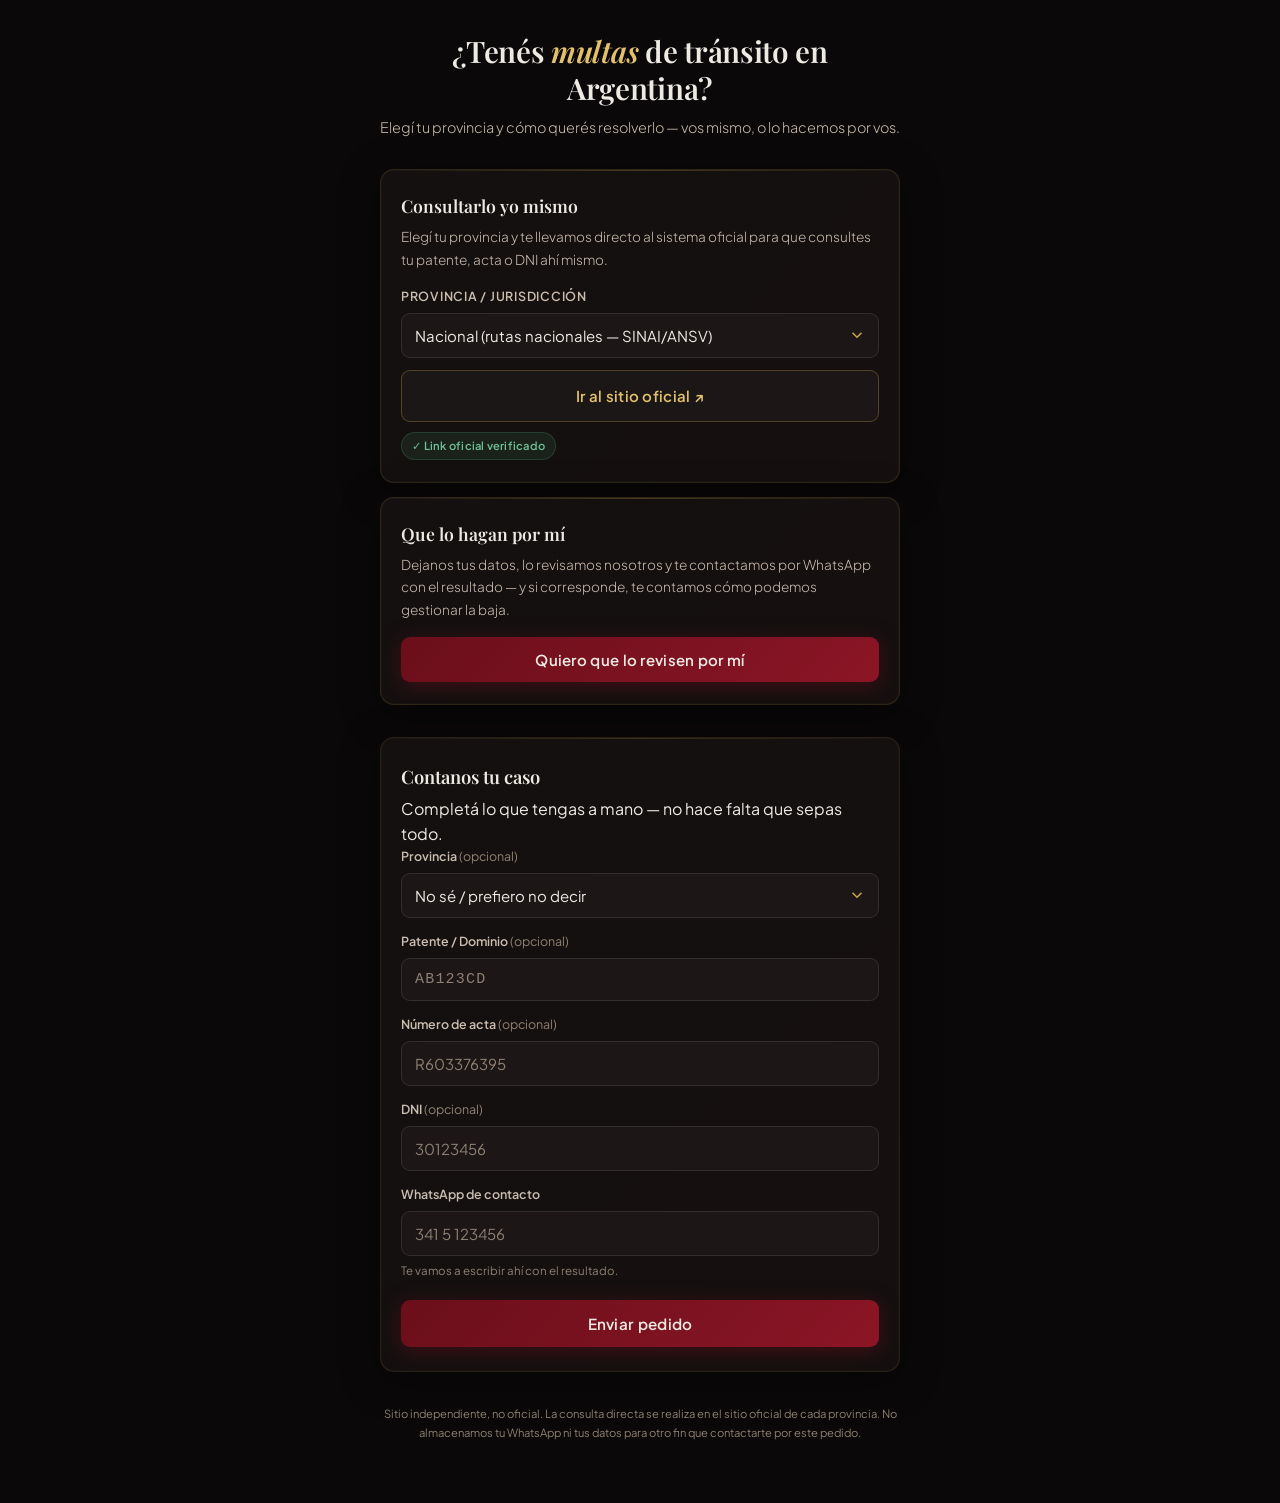
<file: multas.html>
<!DOCTYPE html>
<html lang="es">
<head>
<meta charset="UTF-8">
<meta name="viewport" content="width=device-width, initial-scale=1.0">
<title>Multas Argentina — Consultá o dejá que lo hagamos por vos</title>
<meta name="description" content="Consultá tus multas de tránsito en cualquier provincia de Argentina vos mismo, o dejá que lo hagamos por vos y te avisamos por WhatsApp.">
<link rel="preconnect" href="https://fonts.googleapis.com">
<link rel="preconnect" href="https://fonts.gstatic.com" crossorigin>
<link href="https://fonts.googleapis.com/css2?family=Playfair+Display:ital,wght@0,500;0,600;1,500&family=Plus+Jakarta+Sans:wght@300;400;500;600;700&display=swap" rel="stylesheet">
<style>
/* ═══════════════════════════════════════
   RESET & VARIABLES — paleta bordó/dorado
═══════════════════════════════════════ */
*{box-sizing:border-box;margin:0;padding:0}

:root{
  --bordo:#6B0F1A;
  --bordo2:#8B1525;
  --bordo-dark:#260308;
  --bordo-deep:#160206;
  --gold:#C9A84C;
  --gold2:#E2C16A;
  --gold-dim:#8B6F34;
  --gold-ghost:rgba(201,168,76,.08);
  --bg:#0A0808;
  --s1:#141010;
  --s2:#1C1616;
  --s3:#242020;
  --s4:#2E2828;
  --text:#EDE9E3;
  --muted:#cabcae;
  --muted2:#8e8072;
  --muted3:#2E2B29;
  --b1:rgba(255,255,255,.05);
  --b2:rgba(255,255,255,.09);
  --b3:rgba(255,255,255,.04);
  --serif:'Playfair Display',Georgia,serif;
  --sans:'Plus Jakarta Sans','DM Sans',system-ui,sans-serif;
  --success:#6DBF95;
  --danger:#E8705F;
  --radius:14px;
  --radius-sm:9px;
  --shadow:0 8px 40px rgba(0,0,0,.35),0 0 0 .5px rgba(201,168,76,.06) inset;
}

html{scroll-behavior:smooth}
html,body{height:100%}
body{
  font-family:var(--sans);
  background:var(--bg);
  color:var(--text);
  margin:0;
  line-height:1.6;
  -webkit-font-smoothing:antialiased;
  -moz-osx-font-smoothing:grayscale;
}

:focus-visible{outline:2px solid var(--gold);outline-offset:3px;border-radius:4px}

.hidden{display:none !important}

.wrap{
  max-width:560px;
  margin:0 auto;
  padding:32px 20px 60px;
}

a{color:var(--gold2);text-decoration:none}
a:hover{color:var(--gold)}

/* Honeypot: invisible para personas, visible para bots que llenan todo */
.hp-field{
  position:absolute;left:-9999px;width:1px;height:1px;overflow:hidden;
}

/* ---------- HERO ---------- */
.hero{text-align:center;margin-bottom:30px}
.hero h1{
  font-family:var(--serif);
  font-size:1.85rem;font-weight:600;
  line-height:1.25;letter-spacing:-.01em;
  margin:0 0 10px;color:var(--text);
}
.hero h1 em{font-style:italic;color:var(--gold2)}
.hero p{
  color:var(--muted);margin:0;font-size:.9rem;font-weight:300;
}

/* ---------- CARDS DE OPCIÓN ---------- */
.opciones{display:flex;flex-direction:column;gap:14px;margin-bottom:32px}

.opcion-card{
  background:linear-gradient(135deg,var(--s1),rgba(22,16,16,.97));
  border:.5px solid rgba(201,168,76,.14);
  border-radius:var(--radius);
  padding:22px 20px;
  box-shadow:var(--shadow);
  text-align:left;
  position:relative;overflow:hidden;
}
.opcion-card::before{
  content:'';position:absolute;top:0;left:0;right:0;height:1px;
  background:linear-gradient(90deg,transparent,rgba(201,168,76,.25),transparent);
}

.opcion-card h2{
  font-family:var(--serif);
  margin:0 0 6px;font-size:1.1rem;font-weight:600;color:var(--text);
}

.opcion-card p{
  margin:0 0 16px;color:var(--muted);font-size:.85rem;line-height:1.65;font-weight:300;
}

.opcion-btn{
  display:inline-flex;align-items:center;gap:8px;
  width:100%;justify-content:center;
  padding:13px 16px;border-radius:var(--radius-sm);
  font-weight:600;font-size:.9375rem;
  cursor:pointer;border:none;text-decoration:none;
  font-family:var(--sans);letter-spacing:.02em;
  transition:all .2s ease;
}

.opcion-btn.primary{
  background:linear-gradient(135deg,var(--bordo),var(--bordo2));
  color:var(--text);
  box-shadow:0 4px 20px rgba(107,15,26,.5);
}
.opcion-btn.primary:hover{
  background:linear-gradient(135deg,var(--bordo2),#9B1A2A);
  transform:translateY(-1px);
  box-shadow:0 6px 24px rgba(107,15,26,.6);
}

.opcion-btn.secondary{
  background:rgba(255,255,255,.03);
  color:var(--gold2);
  border:.5px solid rgba(201,168,76,.3);
}
.opcion-btn.secondary:hover{background:rgba(201,168,76,.08)}

/* ---------- SELECT DE JURISDICCIÓN ---------- */
.select-field{margin-bottom:12px}
.select-field label{
  display:block;font-size:.78rem;font-weight:600;margin-bottom:6px;color:var(--muted);
  text-transform:uppercase;letter-spacing:.06em;
}
.select-field select{
  width:100%;padding:12px 13px;
  background:var(--s2);color:var(--text);
  border:.5px solid rgba(255,255,255,.1);
  border-radius:var(--radius-sm);
  font-size:.9375rem;font-family:var(--sans);
  appearance:none;-webkit-appearance:none;
  background-image:url("data:image/svg+xml;charset=UTF-8,%3Csvg xmlns='http://www.w3.org/2000/svg' viewBox='0 0 24 24' fill='none' stroke='%23C9A84C' stroke-width='2'%3E%3Cpath d='M6 9l6 6 6-6'/%3E%3C/svg%3E");
  background-repeat:no-repeat;background-position:right 12px center;background-size:18px;
  padding-right:38px;
}
.select-field select:focus{border-color:rgba(201,168,76,.4)}

.jurisdiccion-badge{
  display:inline-block;margin-top:10px;font-size:.7rem;
  padding:4px 10px;border-radius:20px;font-weight:600;letter-spacing:.02em;
  background:rgba(74,155,111,.12);color:var(--success);
  border:.5px solid rgba(74,155,111,.25);
}
.jurisdiccion-badge.fallback{
  background:rgba(201,168,76,.1);color:var(--gold2);
  border-color:rgba(201,168,76,.22);
}

/* ---------- FORMULARIO ---------- */
.form-card{
  background:linear-gradient(135deg,var(--s1),rgba(22,16,16,.97));
  border:.5px solid rgba(201,168,76,.1);
  border-radius:var(--radius);
  padding:24px 20px;
  box-shadow:var(--shadow);
  scroll-margin-top:20px;
  position:relative;overflow:hidden;
}
.form-card::before{
  content:'';position:absolute;top:0;left:0;right:0;height:1px;
  background:linear-gradient(90deg,transparent,rgba(201,168,76,.18),transparent);
}

.form-card h2{
  font-family:var(--serif);
  margin:0 0 4px;font-size:1.15rem;font-weight:600;color:var(--text);
}

.form-card > p.form-sub{
  margin:0 0 18px;color:var(--muted);font-size:.83rem;font-weight:300;
}

.field{margin-bottom:14px}

.field label{
  display:block;font-size:.78rem;font-weight:600;margin-bottom:6px;color:var(--muted);
}

.field .opt{color:var(--muted2);font-weight:400}

.field input,
.field select{
  width:100%;padding:12px 13px;
  background:var(--s2);color:var(--text);
  border:.5px solid rgba(255,255,255,.1);
  border-radius:var(--radius-sm);
  font-size:.9375rem;font-family:var(--sans);
  outline:none;transition:border-color .2s,box-shadow .2s;
}

.field select{
  appearance:none;-webkit-appearance:none;
  background-image:url("data:image/svg+xml;charset=UTF-8,%3Csvg xmlns='http://www.w3.org/2000/svg' viewBox='0 0 24 24' fill='none' stroke='%23C9A84C' stroke-width='2'%3E%3Cpath d='M6 9l6 6 6-6'/%3E%3C/svg%3E");
  background-repeat:no-repeat;background-position:right 12px center;background-size:18px;
  padding-right:38px;
}

.field input::placeholder{color:var(--muted2)}
.field input:focus,
.field select:focus{
  border-color:rgba(201,168,76,.4);
  box-shadow:0 0 0 3px rgba(201,168,76,.06);
}

.field.patente input{
  font-family:'DM Sans',monospace;
  letter-spacing:.08em;text-transform:uppercase;
}

.field-hint{margin:6px 0 0;font-size:.72rem;color:var(--muted2)}

.btn-enviar{
  width:100%;padding:14px;
  background:linear-gradient(135deg,var(--bordo),var(--bordo2));
  color:var(--text);border:none;border-radius:var(--radius-sm);
  font-weight:600;font-size:.95rem;font-family:var(--sans);
  cursor:pointer;margin-top:6px;letter-spacing:.02em;
  box-shadow:0 4px 20px rgba(107,15,26,.5);
  transition:all .2s ease;
}
.btn-enviar:hover{
  background:linear-gradient(135deg,var(--bordo2),#9B1A2A);
  transform:translateY(-1px);
}
.btn-enviar:disabled{opacity:.6;cursor:not-allowed;transform:none}

.alert{
  margin-top:14px;padding:12px 14px;border-radius:var(--radius-sm);font-size:.83rem;
}
.alert-error{
  background:rgba(163,45,45,.12);
  border:.5px solid rgba(163,45,45,.3);
  color:var(--danger);
}
.alert-success{
  background:rgba(74,155,111,.12);
  border:.5px solid rgba(74,155,111,.3);
  color:var(--success);
}

.gracias{text-align:center;padding:10px 4px 4px}
.gracias .check{
  width:48px;height:48px;border-radius:50%;
  background:rgba(74,155,111,.15);color:var(--success);
  display:flex;align-items:center;justify-content:center;
  margin:0 auto 14px;font-size:1.4rem;
  border:.5px solid rgba(74,155,111,.3);
}
.gracias h2{
  font-family:var(--serif);margin:0 0 8px;font-size:1.1rem;font-weight:600;
}
.gracias p{margin:0;color:var(--muted);font-size:.87rem;font-weight:300}
.gracias a.wa-link{display:inline-block;margin-top:14px;font-size:.85rem}

.legal{
  margin-top:32px;text-align:center;font-size:.7rem;
  color:var(--muted2);line-height:1.7;
}
.legal a{color:var(--muted2);text-decoration:underline;text-underline-offset:2px}
.legal a:hover{color:var(--muted)}
</style>
</head>
<body>

<div class="wrap">

  <section class="hero">
    <h1>¿Tenés <em>multas</em> de tránsito en Argentina?</h1>
    <p>Elegí tu provincia y cómo querés resolverlo — vos mismo, o lo hacemos por vos.</p>
  </section>

  <section class="opciones">

    <div class="opcion-card">
      <h2>Consultarlo yo mismo</h2>
      <p>Elegí tu provincia y te llevamos directo al sistema oficial para que consultes tu patente, acta o DNI ahí mismo.</p>

      <div class="select-field">
        <label for="jurisdiccion-select">Provincia / jurisdicción</label>
        <select id="jurisdiccion-select"></select>
      </div>

      <a
        class="opcion-btn secondary"
        id="btn-sitio-oficial"
        href="#"
        target="_blank"
        rel="noopener noreferrer"
      >
        Ir al sitio oficial ↗
      </a>

      <span class="jurisdiccion-badge" id="jurisdiccion-badge"></span>
    </div>

    <div class="opcion-card">
      <h2>Que lo hagan por mí</h2>
      <p>Dejanos tus datos, lo revisamos nosotros y te contactamos por WhatsApp con el resultado — y si corresponde, te contamos cómo podemos gestionar la baja.</p>
      <button type="button" class="opcion-btn primary" id="btn-ir-form">
        Quiero que lo revisen por mí
      </button>
    </div>

  </section>

  <section class="form-card" id="form-card">

    <div id="form-inner">
      <h2>Contanos tu caso</h2>
      <p class="form-sub">Completá lo que tengas a mano — no hace falta que sepas todo.</p>

      <form id="pedido-form" novalidate>

        <!-- Honeypot anti-spam: invisible para personas -->
        <div class="hp-field" aria-hidden="true">
          <label for="web">No completar</label>
          <input type="text" id="web" name="web" tabindex="-1" autocomplete="off">
        </div>

        <div class="field">
          <label for="provincia">Provincia <span class="opt">(opcional)</span></label>
          <select id="provincia"></select>
        </div>

        <div class="field patente">
          <label for="patente">Patente / Dominio <span class="opt">(opcional)</span></label>
          <input type="text" id="patente" placeholder="AB123CD" maxlength="8" autocomplete="off" autocapitalize="characters">
        </div>

        <div class="field">
          <label for="acta">Número de acta <span class="opt">(opcional)</span></label>
          <input type="text" id="acta" placeholder="R603376395" maxlength="20" autocomplete="off" autocapitalize="characters">
        </div>

        <div class="field">
          <label for="dni">DNI <span class="opt">(opcional)</span></label>
          <input type="text" id="dni" placeholder="30123456" maxlength="10" inputmode="numeric" autocomplete="off">
        </div>

        <div class="field">
          <label for="whatsapp">WhatsApp de contacto</label>
          <input type="tel" id="whatsapp" placeholder="341 5 123456" maxlength="20" inputmode="tel" autocomplete="off">
          <p class="field-hint">Te vamos a escribir ahí con el resultado.</p>
        </div>

        <div id="mensaje-error" class="alert alert-error hidden" role="alert"></div>

        <button type="submit" class="btn-enviar" id="btn-enviar">Enviar pedido</button>

      </form>
    </div>

    <div id="gracias" class="gracias hidden">
      <div class="check">✓</div>
      <h2>¡Listo, lo recibimos!</h2>
      <p>Te vamos a escribir por WhatsApp apenas lo revisemos.</p>
      <a class="wa-link" id="wa-directo" href="#" target="_blank" rel="noopener noreferrer">
        También podés escribirnos directo por WhatsApp →
      </a>
    </div>

  </section>

  <p class="legal" id="legal-texto">
    Sitio independiente, no oficial. La consulta directa se realiza en el sitio oficial de cada provincia.
    No almacenamos tu WhatsApp ni tus datos para otro fin que contactarte por este pedido.
  </p>

</div>

<script>
/**
 * ============================================================================
 * MULTAS ARGENTINA — landing + captación de pedidos, todo el país
 * ============================================================================
 */

const CONFIG = {
  // Pegá acá la URL /exec del Web App de Apps Script (apps-script/Code.gs)
  API_URL: 'https://script.google.com/macros/s/AKfycbxnNNPHoBVV1pdqkGBDYPvXDimTGL-DymXb6w87JoNaDECqPgLtXfAbIOv4VLHSSOgN/exec',

  // Número de WhatsApp propio, en formato internacional sin + ni espacios
  WHATSAPP_NUMERO: '5493435020970'
};

/**
 * Directorio de jurisdicciones.
 *
 * official: true  -> el link "url" ya fue verificado y apunta al sistema
 *           oficial real de esa jurisdicción.
 * official: false -> todavía NO se verificó un sistema provincial propio
 *           (varias provincias solo tienen sistemas municipales, no uno
 *           unificado). Por ahora apunta al sistema nacional SINAI/ANSV,
 *           que cubre rutas nacionales y jurisdicciones adheridas.
 *           Reemplazá la "url" de estas apenas confirmes el sitio correcto.
 */
const JURISDICCIONES = [
  { slug: 'nacional',        nombre: 'Nacional (rutas nacionales — SINAI/ANSV)', url: 'https://consultainfracciones.seguridadvial.gob.ar/', official: true },
  { slug: 'caba',             nombre: 'CABA',                     url: 'https://buenosaires.gob.ar/licenciasdeconducir/consulta-de-infracciones/?actas=transito', official: true },
  { slug: 'buenos-aires',     nombre: 'Buenos Aires (Provincia)', url: 'https://infraccionesba.gba.gob.ar/consulta-infraccion', official: true },
  { slug: 'cordoba',          nombre: 'Córdoba',                  url: 'https://www.rentascordoba.gob.ar/emision/ver-y-pagar/caminera', official: true },
  { slug: 'santa-fe',         nombre: 'Santa Fe',                 url: 'https://www.santafe.gob.ar/juzgadovirtual/consultaInfraccion.do?method=inicio', official: true },
  { slug: 'mendoza',          nombre: 'Mendoza',                  url: 'https://www.sistemas.seguridad.mendoza.gov.ar/repat/', official: true },
  { slug: 'entre-rios',       nombre: 'Entre Ríos',               url: 'https://monitoreovialentrerios.info/#/consulta-infracciones', official: true },
  { slug: 'tucuman',          nombre: 'Tucumán',                  url: 'https://www.rentastucuman.gob.ar/nomina/rentastuc2/multasaplicadas.php', official: true },
  { slug: 'corrientes',       nombre: 'Corrientes',               url: 'https://corrientes.sigein.net/', official: true },
  { slug: 'salta',            nombre: 'Salta (Capital)',          url: 'https://armsa.dgrmsalta.gov.ar/#/automotores/emision-boletas/multas-transito', official: true },

  // TODO: reemplazar estas por el sistema oficial propio de cada provincia
  // cuando lo confirmes. Por ahora van al sistema nacional SINAI/ANSV.
  { slug: 'misiones',            nombre: 'Misiones',            url: 'https://consultainfracciones.seguridadvial.gob.ar/', official: false },
  { slug: 'chaco',               nombre: 'Chaco',                url: 'https://consultainfracciones.seguridadvial.gob.ar/', official: false },
  { slug: 'san-juan',             nombre: 'San Juan',            url: 'https://consultainfracciones.seguridadvial.gob.ar/', official: false },
  { slug: 'jujuy',                nombre: 'Jujuy',                url: 'https://consultainfracciones.seguridadvial.gob.ar/', official: false },
  { slug: 'la-pampa',             nombre: 'La Pampa',            url: 'https://consultainfracciones.seguridadvial.gob.ar/', official: false },
  { slug: 'la-rioja',             nombre: 'La Rioja',            url: 'https://consultainfracciones.seguridadvial.gob.ar/', official: false },
  { slug: 'neuquen',              nombre: 'Neuquén',              url: 'https://consultainfracciones.seguridadvial.gob.ar/', official: false },
  { slug: 'rio-negro',            nombre: 'Río Negro',           url: 'https://consultainfracciones.seguridadvial.gob.ar/', official: false },
  { slug: 'catamarca',            nombre: 'Catamarca',           url: 'https://consultainfracciones.seguridadvial.gob.ar/', official: false },
  { slug: 'chubut',               nombre: 'Chubut',                url: 'https://consultainfracciones.seguridadvial.gob.ar/', official: false },
  { slug: 'formosa',              nombre: 'Formosa',              url: 'https://consultainfracciones.seguridadvial.gob.ar/', official: false },
  { slug: 'san-luis',             nombre: 'San Luis',            url: 'https://consultainfracciones.seguridadvial.gob.ar/', official: false },
  { slug: 'santa-cruz',           nombre: 'Santa Cruz',          url: 'https://consultainfracciones.seguridadvial.gob.ar/', official: false },
  { slug: 'santiago-del-estero',  nombre: 'Santiago del Estero', url: 'https://consultainfracciones.seguridadvial.gob.ar/', official: false },
  { slug: 'tierra-del-fuego',     nombre: 'Tierra del Fuego',    url: 'https://consultainfracciones.seguridadvial.gob.ar/', official: false },
];

const el = {
  jurisdiccionSelect: document.getElementById('jurisdiccion-select'),
  btnSitioOficial: document.getElementById('btn-sitio-oficial'),
  jurisdiccionBadge: document.getElementById('jurisdiccion-badge'),
  provinciaFormSelect: document.getElementById('provincia'),
  btnIrForm: document.getElementById('btn-ir-form'),
  formCard: document.getElementById('form-card'),
  formInner: document.getElementById('form-inner'),
  form: document.getElementById('pedido-form'),
  patente: document.getElementById('patente'),
  acta: document.getElementById('acta'),
  dni: document.getElementById('dni'),
  whatsapp: document.getElementById('whatsapp'),
  web: document.getElementById('web'),
  mensajeError: document.getElementById('mensaje-error'),
  btnEnviar: document.getElementById('btn-enviar'),
  gracias: document.getElementById('gracias'),
  waDirecto: document.getElementById('wa-directo')
};

// --- Poblar los dos selects (el del sitio oficial y el del formulario) ---
function poblarSelect(selectEl, incluirVacio) {
  if (incluirVacio) {
    const optVacio = document.createElement('option');
    optVacio.value = '';
    optVacio.textContent = 'No sé / prefiero no decir';
    selectEl.appendChild(optVacio);
  }
  JURISDICCIONES.forEach((j) => {
    const opt = document.createElement('option');
    opt.value = j.slug;
    opt.textContent = j.nombre;
    selectEl.appendChild(opt);
  });
}
poblarSelect(el.jurisdiccionSelect, false);
poblarSelect(el.provinciaFormSelect, true);

function actualizarSitioOficial() {
  const slug = el.jurisdiccionSelect.value;
  const j = JURISDICCIONES.find((x) => x.slug === slug) || JURISDICCIONES[0];
  el.btnSitioOficial.href = j.url;
  if (j.official) {
    el.jurisdiccionBadge.textContent = '✓ Link oficial verificado';
    el.jurisdiccionBadge.classList.remove('fallback');
  } else {
    el.jurisdiccionBadge.textContent = 'Sistema provincial propio sin confirmar — te llevamos al nacional (SINAI/ANSV)';
    el.jurisdiccionBadge.classList.add('fallback');
  }
}
el.jurisdiccionSelect.addEventListener('change', actualizarSitioOficial);
actualizarSitioOficial();

// Link directo de WhatsApp (para "también podés escribirnos directo")
if (CONFIG.WHATSAPP_NUMERO.indexOf('PEGAR_AQUI') === -1) {
  el.waDirecto.href = 'https://wa.me/' + CONFIG.WHATSAPP_NUMERO +
    '?text=' + encodeURIComponent('Hola, quiero consultar por una multa de tránsito.');
}

el.btnIrForm.addEventListener('click', () => {
  el.formCard.scrollIntoView({ behavior: 'smooth', block: 'start' });
  el.patente.focus({ preventScroll: true });
});

// Normalización de patente en mayúsculas, sin espacios ni guiones
el.patente.addEventListener('input', (ev) => {
  ev.target.value = ev.target.value.toUpperCase().replace(/[\s-]/g, '');
});
el.acta.addEventListener('input', (ev) => {
  ev.target.value = ev.target.value.toUpperCase().replace(/\s/g, '');
});
el.dni.addEventListener('input', (ev) => {
  ev.target.value = ev.target.value.replace(/\D/g, '');
});

el.form.addEventListener('submit', (ev) => {
  ev.preventDefault();
  ocultarError();

  const provincia = el.provinciaFormSelect.value;
  const patente = el.patente.value.trim();
  const acta = el.acta.value.trim();
  const dni = el.dni.value.trim();
  const whatsapp = el.whatsapp.value.trim();

  if (!whatsapp) {
    mostrarError('Ingresá tu WhatsApp para que podamos contactarte.');
    return;
  }
  if (!patente && !acta && !dni) {
    mostrarError('Ingresá al menos la patente, el número de acta o tu DNI.');
    return;
  }
  if (CONFIG.API_URL.indexOf('PEGAR_AQUI') !== -1) {
    mostrarError('Falta configurar la URL del backend (CONFIG.API_URL).');
    return;
  }

  enviarPedido({ provincia, patente, acta, dni, whatsapp, web: el.web.value });
});

async function enviarPedido(datos) {
  el.btnEnviar.disabled = true;
  el.btnEnviar.textContent = 'Enviando…';

  const params = new URLSearchParams(datos);
  const url = CONFIG.API_URL + '?' + params.toString();

  try {
    const data = await jsonpRequest(url);

    if (!data.ok) {
      mostrarError(data.error || 'No pudimos registrar tu pedido.');
      el.btnEnviar.disabled = false;
      el.btnEnviar.textContent = 'Enviar pedido';
      return;
    }

    el.formInner.classList.add('hidden');
    el.gracias.classList.remove('hidden');

  } catch (err) {
    mostrarError('No se pudo conectar. Verificá tu conexión e intentá de nuevo.');
    el.btnEnviar.disabled = false;
    el.btnEnviar.textContent = 'Enviar pedido';
  }
}

/**
 * Mismo mecanismo JSONP ya probado contra Apps Script: evita el problema
 * de que el Web App no garantiza headers CORS en su respuesta.
 */
function jsonpRequest(baseUrl) {
  return new Promise((resolve, reject) => {
    const callbackName = 'jsonpCb_' + Date.now() + '_' + Math.floor(Math.random() * 1e6);
    const script = document.createElement('script');
    let resuelto = false;

    const limpiar = () => {
      delete window[callbackName];
      if (script.parentNode) script.parentNode.removeChild(script);
      clearTimeout(timeoutId);
    };

    window[callbackName] = (data) => {
      resuelto = true;
      limpiar();
      resolve(data);
    };

    const timeoutId = setTimeout(() => {
      if (!resuelto) {
        limpiar();
        reject(new Error('Tiempo de espera agotado'));
      }
    }, 15000);

    script.onerror = () => {
      if (!resuelto) {
        limpiar();
        reject(new Error('Error al cargar el recurso'));
      }
    };

    const separador = baseUrl.indexOf('?') !== -1 ? '&' : '?';
    script.src = baseUrl + separador + 'callback=' + callbackName;
    document.body.appendChild(script);
  });
}

function mostrarError(texto) {
  el.mensajeError.textContent = texto;
  el.mensajeError.classList.remove('hidden');
}

function ocultarError() {
  el.mensajeError.classList.add('hidden');
  el.mensajeError.textContent = '';
}
</script>

</body>
</html>
</file>
